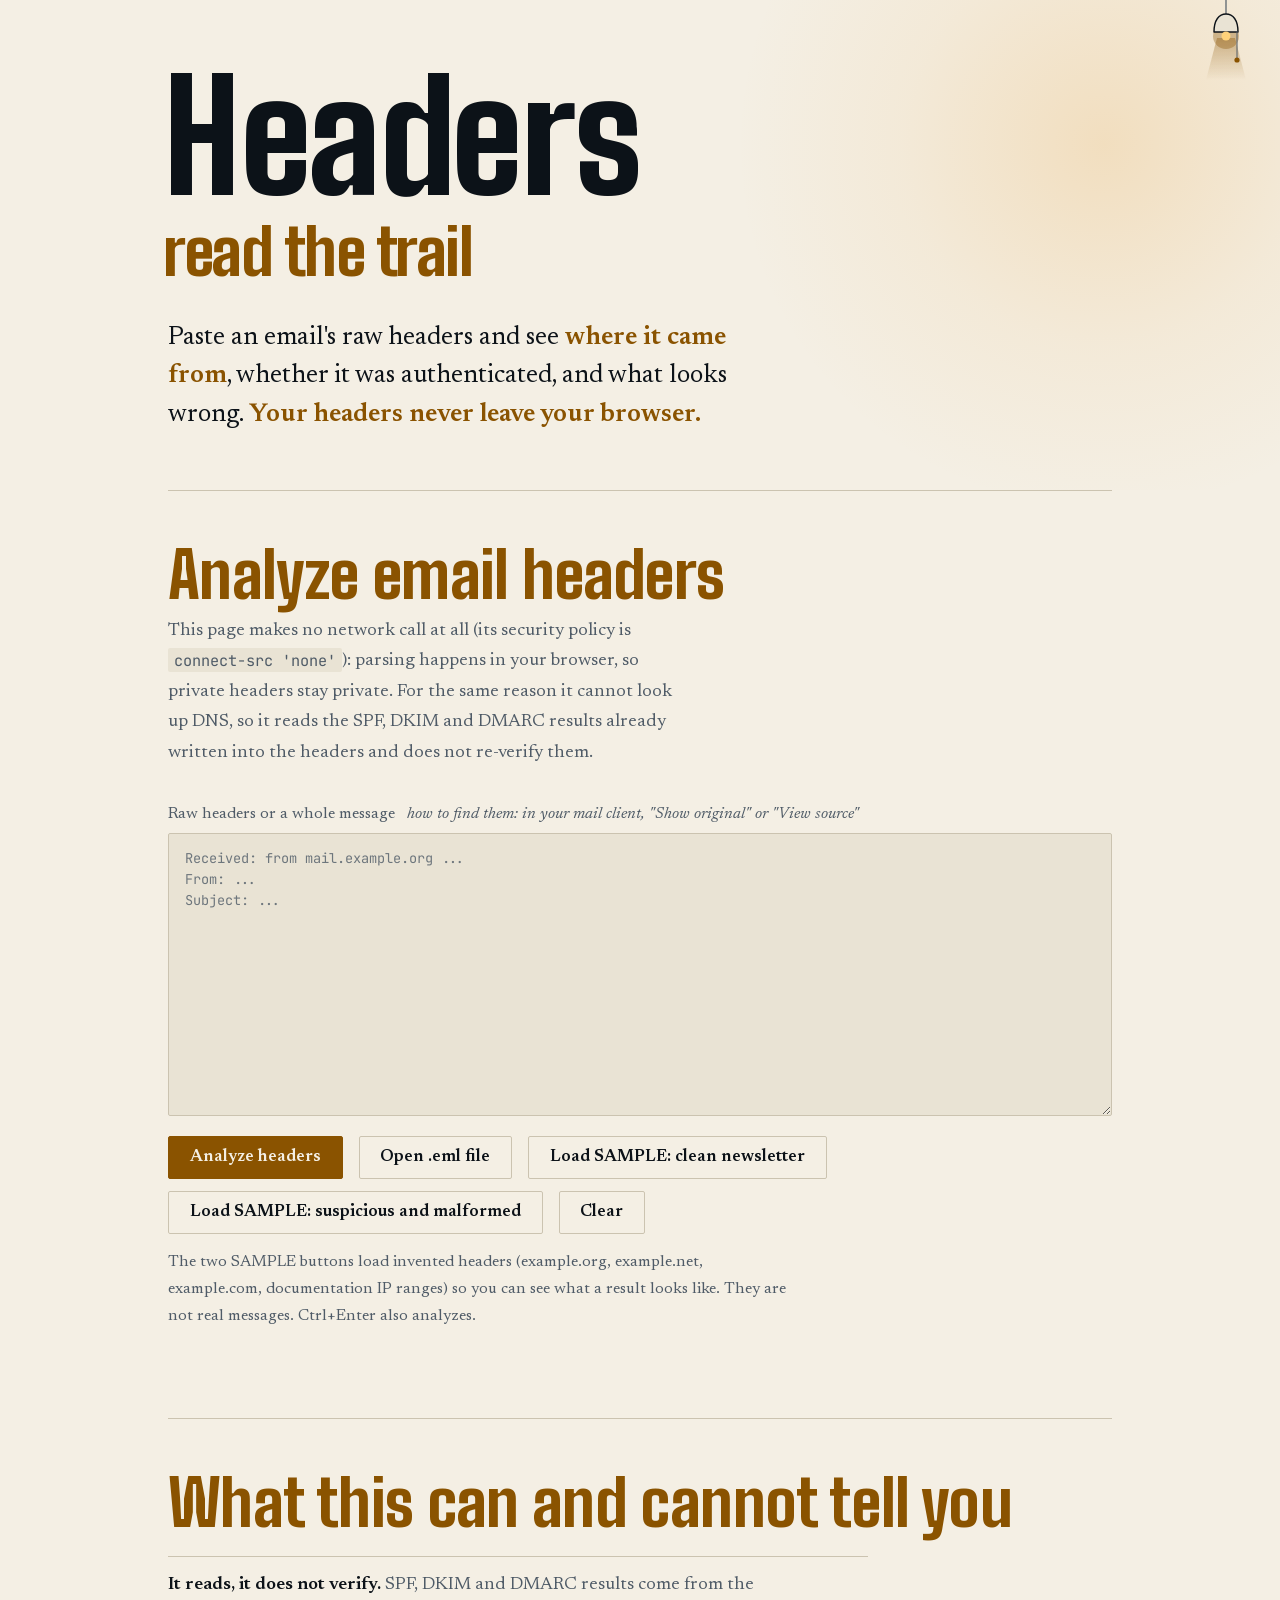
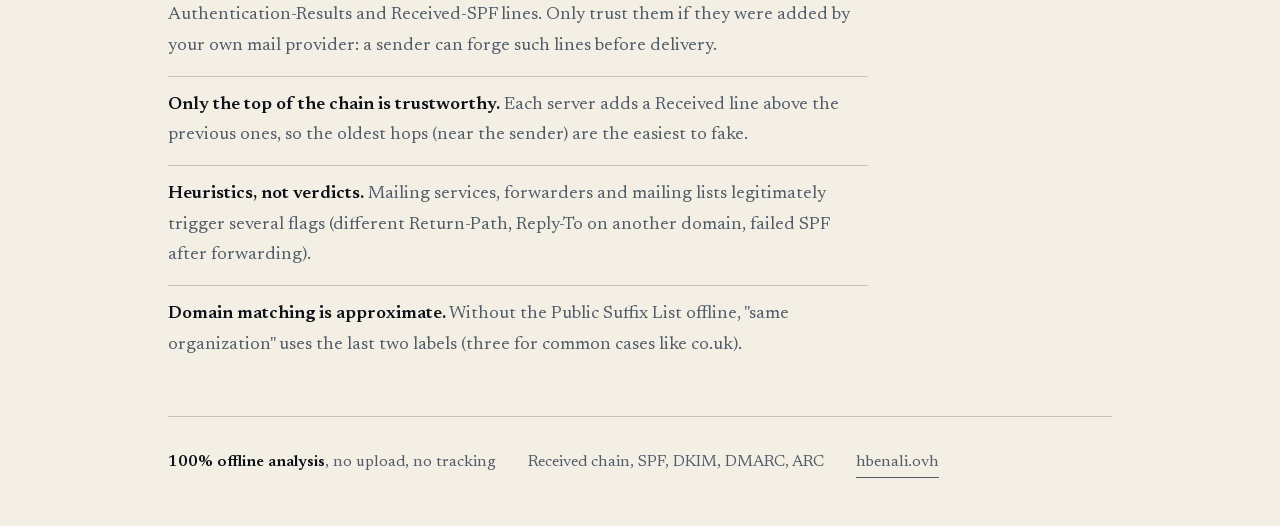
<file: index.html>
<!DOCTYPE html>
<html lang="en">
<head>
  <meta charset="UTF-8">
  <meta name="viewport" content="width=device-width, initial-scale=1.0">
  <title>Email Header Analyzer — Offline Email Header Inspector</title>
  <meta name="description" content="Free email header analyzer that runs entirely in your browser. Paste raw headers or an .eml file to see the Received chain with delays, SPF, DKIM, DMARC and ARC results, mismatched sender domains and red flags. Your headers never leave your browser.">
  <meta name="robots" content="index, follow">
  <link rel="canonical" href="https://headers.hbenali.ovh/">

  <!-- Security (static hosting: no custom HTTP headers, so CSP/referrer are set here; X-Frame-Options/X-Content-Type-Options need a real header and aren't achievable via meta).
       connect-src 'none': this page makes no network request at all. -->
  <meta http-equiv="Content-Security-Policy" content="default-src 'self'; script-src 'self'; style-src 'self'; font-src 'self'; img-src 'self' data:; connect-src 'none'; object-src 'none'; base-uri 'self'; form-action 'none'">
  <meta name="referrer" content="no-referrer">

  <!-- Open Graph -->
  <meta property="og:type" content="website">
  <meta property="og:title" content="Email Header Analyzer — Offline Email Header Inspector">
  <meta property="og:description" content="Paste email headers and see the delivery path, authentication results and red flags. Runs entirely in your browser: nothing is uploaded.">
  <meta property="og:url" content="https://headers.hbenali.ovh/">
  <meta property="og:site_name" content="Email Header Analyzer">
  <meta property="og:locale" content="en_US">
  <meta property="og:image" content="https://headers.hbenali.ovh/favicon.svg">
  <meta property="og:image:type" content="image/svg+xml">

  <!-- Twitter Card -->
  <meta name="twitter:card" content="summary">
  <meta name="twitter:title" content="Email Header Analyzer — Offline Email Header Inspector">
  <meta name="twitter:description" content="Paste email headers and see the delivery path, authentication results and red flags. Runs entirely in your browser: nothing is uploaded.">
  <meta name="twitter:image" content="https://headers.hbenali.ovh/favicon.svg">

  <!-- SVG Favicon -->
  <link rel="icon" type="image/svg+xml" href="/favicon.svg">
  <link rel="alternate icon" href="/favicon.ico">
  <link rel="apple-touch-icon" href="/apple-touch-icon.png">
  <meta name="color-scheme" content="dark light">
  <meta name="theme-color" content="#0c1218" media="(prefers-color-scheme: dark)">
  <meta name="theme-color" content="#f4efe4" media="(prefers-color-scheme: light)">
  <link rel="manifest" href="/manifest.json">
  <meta name="mobile-web-app-capable" content="yes">
  <meta name="apple-mobile-web-app-capable" content="yes">
  <meta name="apple-mobile-web-app-status-bar-style" content="black-translucent">
  <meta name="apple-mobile-web-app-title" content="Header Analyzer">

  <!-- Structured data -->
  <script type="application/ld+json">
  {
    "@context": "https://schema.org",
    "@graph": [
      {
        "@type": "WebSite",
        "url": "https://headers.hbenali.ovh/",
        "name": "Email Header Analyzer",
        "description": "Free, offline email header analyzer: Received chain, SPF, DKIM, DMARC, ARC and red flags."
      },
      {
        "@type": "WebApplication",
        "name": "Email Header Analyzer",
        "url": "https://headers.hbenali.ovh/",
        "applicationCategory": "SecurityApplication",
        "operatingSystem": "Any",
        "description": "Paste raw email headers or an .eml file and analyze the delivery path, delays, authentication results and spoofing red flags entirely in your browser.",
        "offers": {
          "@type": "Offer",
          "price": "0",
          "priceCurrency": "USD"
        }
      }
    ]
  }
  </script>

  <link rel="preload" href="/fonts/big-shoulders-latin-wght.woff2" as="font" type="font/woff2" crossorigin>
  <link rel="preload" href="/fonts/newsreader-latin-wght.woff2" as="font" type="font/woff2" crossorigin>
  <script src="/theme.js"></script>
  <link rel="stylesheet" href="/site.css">
</head>

<body>
<a class="skip" href="#headerInput">Skip to the tool</a>
<header class="hero">
  <div class="wrap">
    <h1 class="display">
      <span class="line"><span>Headers</span></span>
      <span class="line"><span>read the trail</span></span>
    </h1>
    <p class="lead">Paste an email's raw headers and see <strong>where it came from</strong>, whether it was authenticated, and what looks wrong. <strong>Your headers never leave your browser.</strong></p>
  </div>
</header>

<main>
  <section class="block wrap" aria-labelledby="toolTitle">
    <h2 class="block-title" id="toolTitle">Analyze email headers</h2>
    <p class="block-note">This page makes no network call at all (its security policy is <code>connect-src 'none'</code>): parsing happens in your browser, so private headers stay private. For the same reason it cannot look up DNS, so it reads the SPF, DKIM and DMARC results already written into the headers and does not re-verify them.</p>

    <div class="field">
      <label for="headerInput">
        <span>Raw headers or a whole message</span>
        <i>how to find them: in your mail client, "Show original" or "View source"</i>
      </label>
      <textarea id="headerInput" class="hdr-input" rows="12" placeholder="Received: from mail.example.org ...&#10;From: ...&#10;Subject: ..." spellcheck="false" autocomplete="off" autocapitalize="off" wrap="off"></textarea>
    </div>

    <div class="actions tool-actions">
      <button class="btn" id="analyzeBtn" type="button">Analyze headers</button>
      <label class="btn quiet filebtn" for="fileInput">Open .eml file<input type="file" class="sr-only" id="fileInput" accept=".eml,.txt,.msg,message/rfc822,text/plain"></label>
      <button class="btn quiet" id="sampleGoodBtn" type="button">Load SAMPLE: clean newsletter</button>
      <button class="btn quiet" id="sampleBadBtn" type="button">Load SAMPLE: suspicious and malformed</button>
      <button class="btn quiet" id="clearBtn" type="button">Clear</button>
    </div>
    <p class="hint-line">The two SAMPLE buttons load invented headers (example.org, example.net, example.com, documentation IP ranges) so you can see what a result looks like. They are not real messages. Ctrl+Enter also analyzes.</p>
    <p class="status" id="status" role="status" aria-live="polite"></p>

    <div class="result-area" id="results" aria-live="polite" hidden></div>
  </section>

  <section class="block wrap" aria-labelledby="limitsTitle">
    <h2 class="block-title" id="limitsTitle">What this can and cannot tell you</h2>
    <ul class="notes">
      <li><strong>It reads, it does not verify.</strong> SPF, DKIM and DMARC results come from the Authentication-Results and Received-SPF lines. Only trust them if they were added by your own mail provider: a sender can forge such lines before delivery.</li>
      <li><strong>Only the top of the chain is trustworthy.</strong> Each server adds a Received line above the previous ones, so the oldest hops (near the sender) are the easiest to fake.</li>
      <li><strong>Heuristics, not verdicts.</strong> Mailing services, forwarders and mailing lists legitimately trigger several flags (different Return-Path, Reply-To on another domain, failed SPF after forwarding).</li>
      <li><strong>Domain matching is approximate.</strong> Without the Public Suffix List offline, "same organization" uses the last two labels (three for common cases like co.uk).</li>
    </ul>
  </section>
</main>

<div class="foot">
  <footer>
    <span><strong>100% offline analysis</strong>, no upload, no tracking</span>
    <span>Received chain, SPF, DKIM, DMARC, ARC</span>
    <a href="https://hbenali.ovh" target="_blank" rel="noopener noreferrer">hbenali.ovh</a>
  </footer>
</div>

<script src="/app.js" defer></script>
</body>
</html>
</file>
<file: site.css>
/* headers.hbenali.ovh: one stylesheet for every page. Dark editorial design system shared with hbenali.ovh.
   Fonts are self-hosted (see fonts/README.md). */

@font-face { font-family: 'Big Shoulders'; font-style: normal; font-weight: 600 900; font-display: swap; src: url('fonts/big-shoulders-latin-wght.woff2') format('woff2'); }
@font-face { font-family: 'Newsreader'; font-style: normal; font-weight: 200 800; font-display: swap; src: url('fonts/newsreader-latin-wght.woff2') format('woff2'); }
@font-face { font-family: 'Newsreader'; font-style: italic; font-weight: 200 800; font-display: swap; src: url('fonts/newsreader-italic-latin-wght.woff2') format('woff2'); }
@font-face { font-family: 'JetBrains Mono'; font-style: normal; font-weight: 100 800; font-display: swap; src: url('fonts/jetbrains-mono-latin-wght.woff2') format('woff2'); }

:root {
    --ink: #0c1218;
    --slate: #17212b;
    --line: #263341;
    --bone: #e7e1d3;
    --mist: #8e9aa6;
    --sodium: #e9a23b;
    --verdigris: #5db7a0;
    --fail: #e5776f;
    --glow: rgba(233, 162, 59, 0.2);
    --glow-soft: rgba(233, 162, 59, 0.06);

    --display: 'Big Shoulders', 'Arial Narrow', Impact, sans-serif;
    --serif: 'Newsreader', Georgia, serif;
    --mono: 'JetBrains Mono', ui-monospace, monospace;

    --gutter: clamp(1.5rem, 4vw, 2.5rem);
    color-scheme: dark;
}

/* Light: follows the system setting until the lamp (theme.js) is used. Dark above is the default and the identity.
   Contrast on --ink (page) / --slate (surface): text 16/14.7, muted 6.0/5.4, accent 5.5/4.9, ok 5.2/4.7, fail 5.7/5.1. */
@media (prefers-color-scheme: light) {
    :root:not([data-theme="dark"]) {
        --ink: #f4efe4;
        --slate: #e9e3d4;
        --line: #cbc3b0;
        --bone: #0c1218;
        --mist: #4f5b67;
        --sodium: #8a5300;
        --verdigris: #1b7058;
        --fail: #b3261e;
        --glow: rgba(233, 162, 59, 0.22);
        --glow-soft: rgba(233, 162, 59, 0.07);
        color-scheme: light;
    }
}
:root[data-theme="light"] {
    --ink: #f4efe4;
    --slate: #e9e3d4;
    --line: #cbc3b0;
    --bone: #0c1218;
    --mist: #4f5b67;
    --sodium: #8a5300;
    --verdigris: #1b7058;
    --fail: #b3261e;
    --glow: rgba(233, 162, 59, 0.22);
    --glow-soft: rgba(233, 162, 59, 0.07);
    color-scheme: light;
}

*, *::before, *::after { box-sizing: border-box; margin: 0; padding: 0; }

html { background: var(--ink); }

body {
    min-height: 100vh;
    background: var(--ink);
    color: var(--bone);
    font-family: var(--serif);
    font-size: 1.125rem;
    line-height: 1.7;
    font-optical-sizing: auto;
    -webkit-font-smoothing: antialiased;
    text-rendering: optimizeLegibility;
}

::selection { background: var(--sodium); color: var(--ink); }
:focus-visible { outline: 2px solid var(--sodium); outline-offset: 4px; border-radius: 2px; }

a { color: inherit; }
ul { list-style: none; }
strong { font-weight: 600; }
code { font-family: var(--mono); font-size: 0.85em; background: var(--slate); padding: 0.1em 0.4em; border-radius: 2px; overflow-wrap: anywhere; }
[hidden] { display: none !important; }

.sr-only { position: absolute; width: 1px; height: 1px; overflow: hidden; clip-path: inset(50%); white-space: nowrap; }
.skip { position: fixed; top: 0.75rem; left: 0.75rem; z-index: 60; background: var(--sodium); color: var(--ink); padding: 0.5rem 1rem; transform: translateY(-300%); }
.skip:focus { transform: none; }

/* Underline that draws in on hover and focus. */
.link, footer a, .note a {
    text-decoration: none;
    background-image: linear-gradient(currentColor, currentColor);
    background-repeat: no-repeat;
    background-size: 100% 1px;
    background-position: 0 100%;
    padding-bottom: 2px;
    transition: background-size 0.35s cubic-bezier(0.22, 1, 0.36, 1), color 0.2s;
}
.link:hover, .link:focus-visible, footer a:hover, footer a:focus-visible, .note a:hover, .note a:focus-visible { color: var(--sodium); background-size: 100% 2px; }

.display { font-family: var(--display); font-weight: 800; line-height: 0.86; letter-spacing: -0.01em; }

.wrap { max-width: 64rem; margin: 0 auto; padding-inline: var(--gutter); }

/* Hero */
.hero { position: relative; isolation: isolate; overflow: hidden; padding-block: 4.5rem 3.5rem; }
.hero::before {
    content: ''; position: absolute; z-index: -1; top: -14rem; right: -12rem;
    width: min(46rem, 140vw); aspect-ratio: 1; border-radius: 50%;
    background: radial-gradient(closest-side, var(--glow), var(--glow-soft) 55%, transparent);
    pointer-events: none;
}
.hero h1 { font-size: clamp(4rem, 17vw, 9.5rem); margin-left: -0.03em; }
.hero h1 .line { display: block; overflow: hidden; padding-bottom: 0.05em; }
.hero h1 .line > span { display: block; animation: rise 1.1s cubic-bezier(0.16, 1, 0.3, 1) both; }
.hero h1 .line:nth-child(2) { color: var(--sodium); font-size: 0.42em; line-height: 1; margin-top: 0.15em; }
.hero h1 .line:nth-child(2) > span { animation-delay: 0.13s; }
.hero .lead { margin-top: 2rem; max-width: 40ch; font-size: clamp(1.25rem, 2.4vw, 1.6rem); line-height: 1.5; animation: fade 0.9s 0.5s both; }
.hero .lead strong { color: var(--sodium); font-weight: 600; }

@keyframes rise { from { transform: translateY(108%); } }
@keyframes fade { from { opacity: 0; transform: translateY(12px); } }

/* Sections */
.block { position: relative; padding-block: 3.5rem; }
.block::before { content: ''; position: absolute; top: 0; left: var(--gutter); right: var(--gutter); height: 1px; background: var(--line); }
.block-title { font-family: var(--display); font-weight: 800; font-size: clamp(2.6rem, 7vw, 4rem); line-height: 0.9; letter-spacing: -0.01em; color: var(--sodium); }
.block-note { margin-top: 0.75rem; max-width: 52ch; color: var(--mist); }

/* Fields */
.field { margin-top: 2rem; }
.field label, .gen-label { display: block; color: var(--mist); font-size: 1rem; margin-bottom: 0.3rem; }
.field label i { font-style: italic; margin-left: 0.5rem; }
.field-row { display: flex; align-items: stretch; gap: 1rem; border-bottom: 1px solid var(--mist); transition: border-color 0.2s; }
.field-row:focus-within { border-color: var(--sodium); }
input[type="text"], input[type="number"], select {
    background: none; border: 0; color: var(--bone); border-radius: 0;
    font: 500 1.05rem/1.3 var(--mono); padding: 0.75rem 0; outline: 0; min-width: 0;
}
.field-row input { flex: 1; }
input::placeholder { color: var(--mist); opacity: 0.8; }
select { cursor: pointer; width: 100%; appearance: none; -webkit-appearance: none; }
select option { background: var(--slate); color: var(--bone); }

.btn {
    display: inline-flex; align-items: center; justify-content: center; gap: 0.6rem;
    background: var(--sodium); color: var(--ink); border: 1px solid var(--sodium); padding: 0.55rem 1.3rem;
    font: 600 1.05rem/1.4 var(--serif); border-radius: 2px; cursor: pointer;
    transition: background-color 0.2s, color 0.2s, transform 0.2s;
}
.btn:hover, .btn:focus-visible { background: var(--bone); border-color: var(--bone); transform: translateY(-2px); }
.btn:disabled { opacity: 0.7; cursor: progress; transform: none; }
.btn.quiet { background: none; color: var(--bone); border-color: var(--line); }
.btn.quiet:hover, .btn.quiet:focus-visible { border-color: var(--sodium); color: var(--sodium); background: none; }
.field-row .btn { align-self: center; margin-bottom: 0.4rem; }

.loader { width: 0.9rem; height: 0.9rem; border: 2px solid var(--ink); border-top-color: transparent; border-radius: 50%; animation: spin 0.8s linear infinite; }
@keyframes spin { to { transform: rotate(360deg); } }

/* Result states */
.result-area { margin-top: 2.5rem; }
.state { border-top: 1px solid var(--line); padding-top: 1.5rem; }
.state-title { font-family: var(--display); font-weight: 800; font-size: 1.9rem; line-height: 1.05; }
.state p { margin-top: 0.5rem; max-width: 60ch; color: var(--mist); }
.state p strong { color: var(--bone); }
.state.empty { color: var(--mist); }
.state.warn { border-top-color: var(--sodium); }
.state.warn .state-title { color: var(--sodium); }
.state.ok { border-top-color: var(--verdigris); }
.state.ok .state-title { color: var(--verdigris); }
.state.fail { border-top-color: var(--fail); }
.state.fail .state-title { color: var(--fail); }
.state.fail p { color: var(--bone); }
.badge-domain { font: 500 1rem var(--mono); color: var(--bone); overflow-wrap: anywhere; display: block; margin-top: 0.5rem; }

.record-list { margin-top: 1.25rem; }
.record-item { display: flex; flex-wrap: wrap; align-items: baseline; gap: 0.3rem 1.25rem; border-top: 1px solid var(--line); padding: 0.9rem 0; font: 0.95rem/1.5 var(--mono); }
.record-item:last-child { border-bottom: 1px solid var(--line); }
.flag-tag { color: var(--sodium); }
.flag-tag .k { font-family: var(--serif); color: var(--mist); font-size: 1rem; margin-right: 0.4rem; }
.record-value { overflow-wrap: anywhere; min-width: 0; }
.count { margin-top: 0.75rem; color: var(--mist); font-size: 1rem; }

/* Generator */
.gen-grid { margin-top: 2rem; display: grid; gap: 1.75rem; }
.gen-row { border-bottom: 1px solid var(--mist); transition: border-color 0.2s; position: relative; }
.gen-row:focus-within { border-color: var(--sodium); }
.gen-row .hint { color: var(--mist); font-size: 1rem; display: block; padding-bottom: 0.5rem; }
.gen-row.v { border-bottom: 0; }
.value-input-wrapper { position: relative; border-bottom: 1px solid var(--mist); transition: border-color 0.2s; }
.value-input-wrapper:focus-within { border-color: var(--sodium); }
.value-input-wrapper input { width: 100%; }

.suggestions-dropdown {
    display: none; position: absolute; z-index: 20; left: 0; right: 0; top: 100%;
    max-height: 14rem; overflow-y: auto; background: var(--slate); border: 1px solid var(--line); border-radius: 2px;
    font: 0.95rem/1.4 var(--mono);
}
.suggestions-dropdown div { padding: 0.55rem 0.9rem; cursor: pointer; border-bottom: 1px solid var(--line); overflow-wrap: anywhere; }
.suggestions-dropdown div:last-child { border-bottom: 0; }
.suggestions-dropdown div:hover, .suggestions-dropdown div.active { background: var(--ink); color: var(--sodium); }

.field-error { display: none; color: var(--fail); font-size: 1rem; }
.field-error.visible { display: block; }
#loadExistingHint.visible { color: var(--sodium); }

.preview { font: 0.95rem/1.6 var(--mono); background: var(--slate); border: 1px solid var(--line); border-radius: 2px; padding: 1rem 1.25rem; overflow-wrap: anywhere; }
.preview-label { color: var(--mist); font-size: 1rem; margin-bottom: 0.3rem; }

.actions { display: flex; flex-wrap: wrap; gap: 0.75rem 1rem; }
.pub-head { display: flex; align-items: baseline; gap: 0.75rem; flex-wrap: wrap; }
.pub-head h3 { font-family: var(--display); font-weight: 800; font-size: 1.9rem; line-height: 1.05; color: var(--sodium); }
.pub-head span { color: var(--mist); }
.gen-list { margin-top: 0.75rem; }
.gen-list li { display: flex; align-items: center; gap: 1rem; border-top: 1px solid var(--line); padding: 0.4rem 0; font: 0.95rem/1.5 var(--mono); }
.gen-list li:last-child { border-bottom: 1px solid var(--line); }
.gen-list li.none { font: inherit; font-family: var(--serif); font-size: 1.05rem; color: var(--mist); padding: 0.9rem 0; }
.gen-list li span { flex: 1; overflow-wrap: anywhere; min-width: 0; }
.remove-record { background: none; border: 1px solid transparent; color: var(--fail); font: 1.4rem/1 var(--serif); cursor: pointer; padding: 0.35rem 0.7rem; border-radius: 2px; }
.remove-record:hover { border-color: var(--fail); }
.bind-output { display: none; margin-top: 1rem; white-space: pre-wrap; overflow-wrap: anywhere; }

/* Footer */
footer { color: var(--mist); font-size: 1rem; }
.foot { max-width: 64rem; margin: 0 auto; padding: 0 var(--gutter) 3rem; }
.foot > footer { border-top: 1px solid var(--line); padding-top: 2rem; display: flex; flex-wrap: wrap; gap: 0.5rem 2rem; }
.foot strong { color: var(--bone); }

/* 404 */
.nf { min-height: 100vh; display: flex; flex-direction: column; justify-content: center; padding-block: 4rem; position: relative; isolation: isolate; overflow: hidden; }
.nf::before {
    content: ''; position: absolute; z-index: -1; top: -12rem; right: -10rem; width: min(40rem, 140vw); aspect-ratio: 1; border-radius: 50%;
    background: radial-gradient(closest-side, var(--glow), var(--glow-soft) 55%, transparent);
}
.nf-code { font-size: clamp(9rem, 34vw, 22rem); color: var(--sodium); }
.nf h1 { font-size: clamp(2.8rem, 7vw, 5rem); margin-top: 0.5rem; }
.nf .nf-lead { margin-top: 1rem; max-width: 40ch; color: var(--mist); font-size: 1.3rem; }
.nf-links { margin-top: 2rem; display: flex; flex-wrap: wrap; gap: 0.75rem 2rem; font-size: 1.25rem; }
.nf-search { margin-top: 3rem; max-width: 30rem; }

@media (prefers-reduced-motion: reduce) {
    *, *::before, *::after { animation-duration: 0.01ms !important; animation-delay: 0s !important; transition-duration: 0.01ms !important; }
}

/* ---- Theme lamp: pull-cord switch (see theme.js). Lamp on = light theme. ---- */
.theme-lamp {
    position: absolute; /* scrolls away with the page; fixed on pages with a fixed bar, see below */
    top: 0;
    inset-inline-end: clamp(0.75rem, 3vw, 2rem);
    z-index: 1000;
    display: block;
    width: 2.75rem;
    height: 5.25rem;
    padding: 0;
    border: 0;
    background: none;
    cursor: pointer;
    -webkit-tap-highlight-color: transparent;
}
/* Pages with a fixed top bar or fixed top-right controls: the lamp stays visible and the bar
   reserves room for it (lamp offset + lamp width + gap), so it never covers a link. */
html:has(.bar-inner) .theme-lamp,
html:has(.controls) .theme-lamp { position: fixed; }
.bar-inner { padding-inline-end: calc(clamp(0.75rem, 3vw, 2rem) + 2.75rem + 0.75rem); }
.controls { right: calc(clamp(0.75rem, 3vw, 2rem) + 2.75rem + 0.75rem); }
.theme-lamp svg { display: block; width: 100%; height: 100%; overflow: visible; pointer-events: none; }
.lamp-wire { stroke: var(--mist); stroke-width: 1.2; }
.lamp-shade { fill: var(--slate); stroke: var(--bone); stroke-width: 1.4; stroke-linejoin: round; }
.lamp-bulb { fill: var(--line); transition: fill 0.4s; }
.lamp-halo { fill: var(--sodium); opacity: 0; transition: opacity 0.5s; }
.lamp-cone { fill: url(#lamp-cone); opacity: 0; transition: opacity 0.5s; }
.lamp-stop-a { stop-color: var(--sodium); stop-opacity: 0.38; }
.lamp-stop-b { stop-color: var(--sodium); stop-opacity: 0; }
.lamp-cord { stroke: var(--mist); stroke-width: 1; }
.lamp-bead { fill: var(--sodium); }
.theme-lamp[data-on="true"] .lamp-bulb { fill: #ffd27a; }
.theme-lamp[data-on="true"] .lamp-halo { opacity: 0.35; }
.theme-lamp[data-on="true"] .lamp-cone { opacity: 1; }
.lamp-swing { transform-box: view-box; transform-origin: 22px 0; animation: lamp-swing 0.9s ease-out; }
.lamp-pull { animation: lamp-pull 0.45s cubic-bezier(0.3, 1.6, 0.5, 1); }
@keyframes lamp-swing { 20% { transform: rotate(-5deg); } 45% { transform: rotate(3.5deg); } 70% { transform: rotate(-1.5deg); } }
@keyframes lamp-pull { 35% { transform: translateY(10px); } }

/* The theme switch is a plain cross-fade of the whole page. */
html.theme-vt::view-transition-old(root) { animation: 0.45s ease both lamp-fade-out; }
html.theme-vt::view-transition-new(root) { animation: 0.45s ease both lamp-fade-in; }
@keyframes lamp-fade-out { to { opacity: 0; } }
@keyframes lamp-fade-in { from { opacity: 0; } }

@media (prefers-reduced-motion: reduce) {
    .lamp-swing, .lamp-pull { animation: none; }
    .lamp-bulb, .lamp-halo, .lamp-cone { transition: none; }
}

/* ---- Email Header Analyzer ---- */
.hdr-input {
    display: block; width: 100%; min-height: 14rem; resize: vertical; background: var(--slate); color: var(--bone);
    border: 1px solid var(--line); border-radius: 2px; padding: 0.9rem 1rem; font: 0.85rem/1.55 var(--mono); outline: 0;
    white-space: pre; overflow: auto; tab-size: 4;
}
.hdr-input:focus { border-color: var(--sodium); }
.hdr-input::placeholder { color: var(--mist); opacity: 0.8; }
.tool-actions { margin-top: 1.25rem; }
.filebtn { cursor: pointer; }
.filebtn:focus-within { border-color: var(--sodium); color: var(--sodium); outline: 2px solid var(--sodium); outline-offset: 4px; }
.hint-line { margin-top: 0.9rem; color: var(--mist); font-size: 1rem; max-width: 70ch; }
.status { margin-top: 0.5rem; min-height: 1.5rem; color: var(--bone); font-size: 1rem; }
.notes { margin-top: 1.5rem; display: grid; gap: 0.9rem; max-width: 70ch; }
.notes li { border-top: 1px solid var(--line); padding-top: 0.8rem; color: var(--mist); }
.notes li strong { color: var(--bone); }
.block-note code { overflow-wrap: anywhere; }

.sample-banner { border: 2px dashed var(--sodium); color: var(--bone); padding: 0.9rem 1.1rem; margin-bottom: 1.5rem; background: var(--glow-soft); }
.sample-banner strong { color: var(--sodium); text-transform: uppercase; letter-spacing: 0.03em; }
.tally { font-size: 1rem; }
.verdicts { display: flex; flex-wrap: wrap; gap: 0.6rem 1.75rem; margin-top: 1rem; }
.verdict { display: flex; align-items: baseline; gap: 0.6rem; }
.vname { font: 600 0.85rem/1.6 var(--mono); letter-spacing: 0.05em; }

.res-sec { margin-top: 3rem; }
.sub-title { font-family: var(--display); font-weight: 800; font-size: clamp(1.7rem, 4.5vw, 2.3rem); line-height: 1.05; color: var(--sodium); }
.mini-title { margin-top: 1.5rem; font: 600 0.9rem/1.4 var(--mono); color: var(--bone); overflow-wrap: anywhere; }
.sec-note { margin-top: 0.6rem; color: var(--mist); font-size: 1rem; max-width: 72ch; }
.res-sec .checks .chk { min-width: 3.4rem; }
.res-sec .checks li span:last-child { min-width: 0; overflow-wrap: anywhere; }

.kv { margin-top: 1rem; display: grid; grid-template-columns: minmax(8rem, 12rem) minmax(0, 1fr); border-top: 1px solid var(--line); }
.kv dt, .kv dd { border-bottom: 1px solid var(--line); padding: 0.5rem 0; }
.kv dt { color: var(--mist); font-size: 1rem; padding-right: 1rem; }
.kv dd { font: 0.9rem/1.6 var(--mono); overflow-wrap: anywhere; }
.dkim-card { margin-top: 1rem; }

.tablewrap { margin-top: 0.9rem; overflow-x: auto; border: 1px solid var(--line); border-radius: 2px; }
.tablewrap:focus-visible { outline-offset: 2px; }
.tbl { border-collapse: collapse; width: 100%; min-width: 26rem; font: 0.85rem/1.5 var(--mono); }
.tbl th { text-align: left; font: 600 0.75rem/1.4 var(--mono); letter-spacing: 0.05em; text-transform: uppercase; color: var(--mist); background: var(--slate); padding: 0.6rem 0.8rem; white-space: nowrap; }
.tbl td { padding: 0.6rem 0.8rem; border-top: 1px solid var(--line); vertical-align: top; overflow-wrap: anywhere; }
.tbl.hops { min-width: 44rem; }
.tbl td .dim, .tbl td.dim { color: var(--mist); }
.mono-b { color: var(--bone); }
.tls { color: var(--verdigris); font-weight: 600; }
.ok-t { color: var(--verdigris); }
.bad-t { color: var(--fail); }
.warn-t { color: var(--sodium); }

.rawbox { margin-top: 0.9rem; }
.rawbox summary { cursor: pointer; color: var(--bone); }
.raw { margin-top: 0.75rem; background: var(--slate); border: 1px solid var(--line); border-radius: 2px; padding: 1rem; font: 0.8rem/1.55 var(--mono); white-space: pre-wrap; overflow-wrap: anywhere; max-height: 28rem; overflow: auto; }
.sibs { margin-top: 1rem; display: grid; gap: 0.5rem; }

@media (max-width: 30rem) {
    .kv { grid-template-columns: minmax(0, 1fr); }
    .kv dt { border-bottom: 0; padding-bottom: 0; }
    .tool-actions .btn { flex: 1 1 100%; }
}

/* Findings list */
.checks { margin-top: 1.5rem; }
.checks li { display: flex; gap: 0.9rem; align-items: baseline; border-top: 1px solid var(--line); padding: 0.55rem 0; }
.checks li:last-child { border-bottom: 1px solid var(--line); }
.chk { flex: none; min-width: 3.2rem; font: 600 0.75rem/1.6 var(--mono); letter-spacing: 0.05em; text-transform: uppercase; }
.chk.pass { color: var(--verdigris); }
.chk.warn { color: var(--sodium); }
.chk.fail { color: var(--fail); }
.chk.info { color: var(--mist); }
</file>
